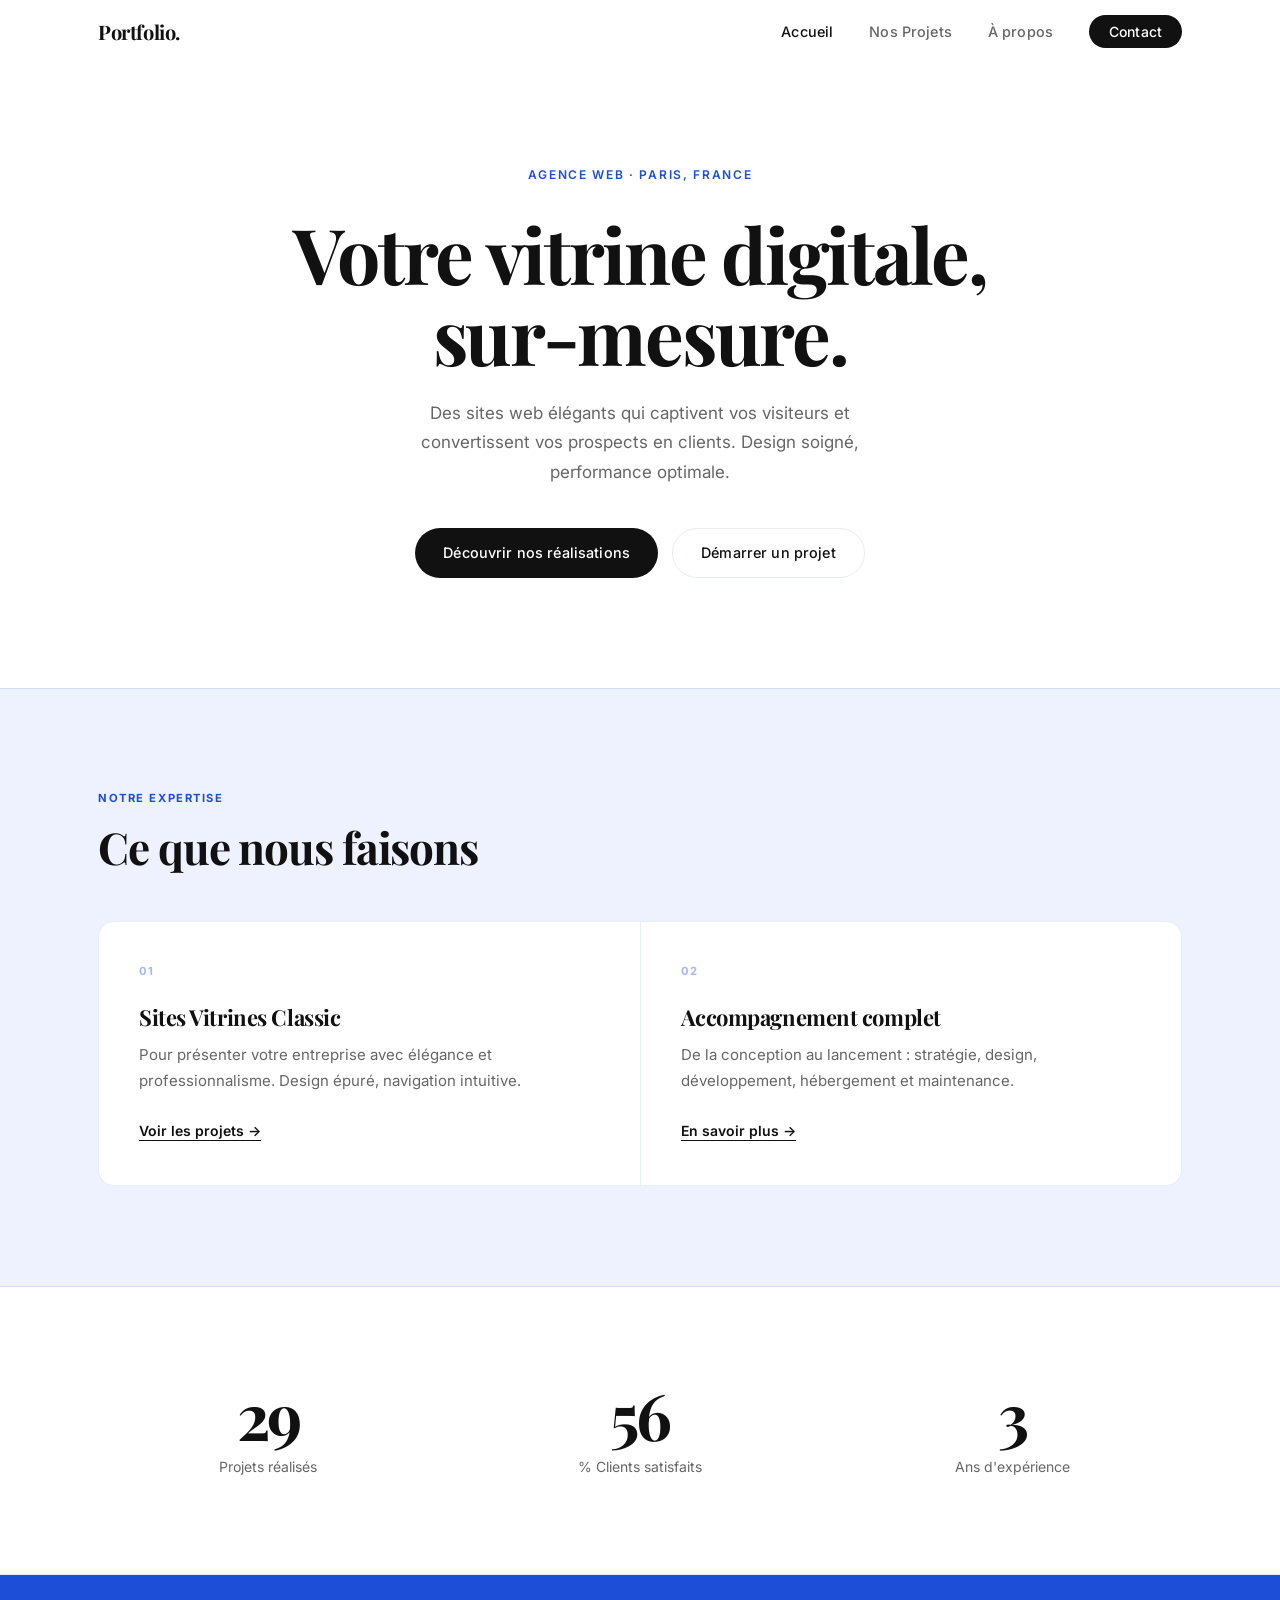
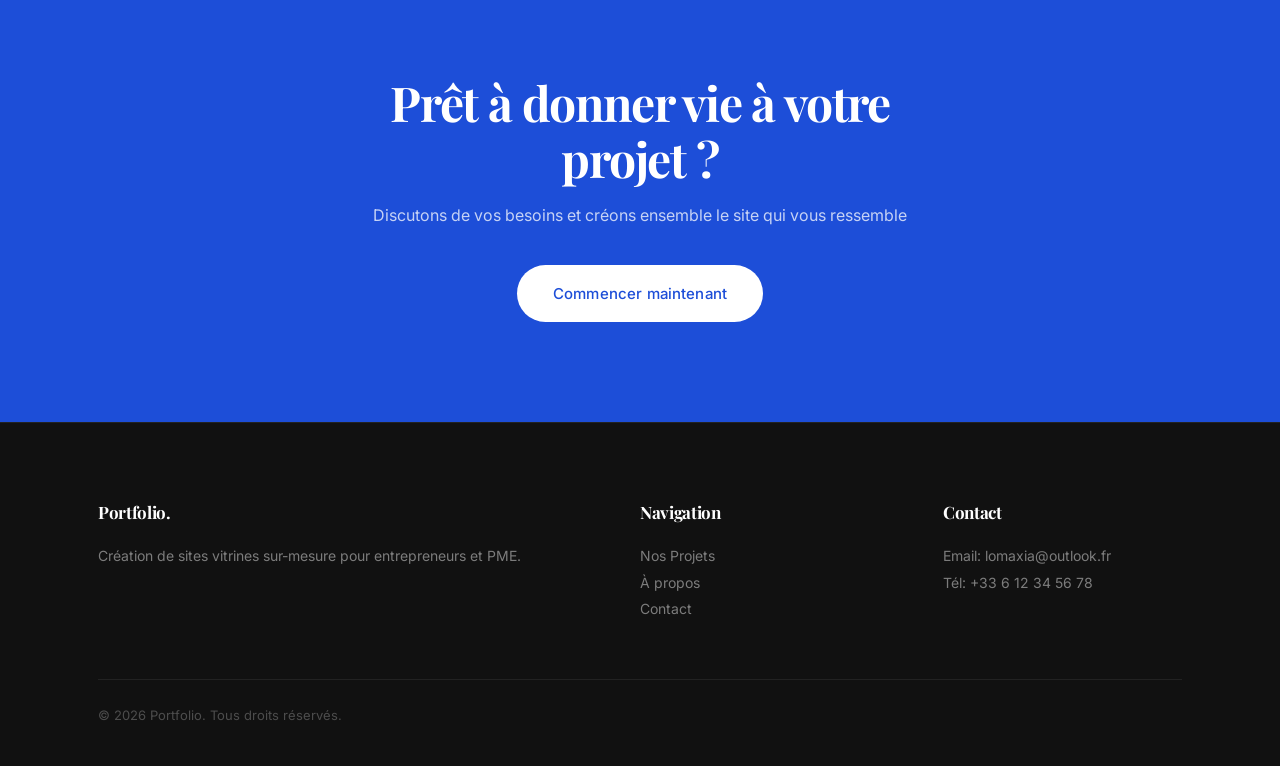
<file: index.html>
<!DOCTYPE html>
<html lang="fr">
<head>
    <meta charset="UTF-8">
    <meta name="viewport" content="width=device-width, initial-scale=1.0">
    <title>Portfolio - Création de Sites Vitrines</title>
    <link rel="stylesheet" href="style.css">
    <link rel="preconnect" href="https://fonts.googleapis.com">
    <link rel="preconnect" href="https://fonts.gstatic.com" crossorigin>
    <link href="https://fonts.googleapis.com/css2?family=Inter:wght@400;500;600&family=Playfair+Display:wght@400;700&display=swap" rel="stylesheet">
</head>
<body>
    <nav class="navbar">
        <div class="container">
            <a href="index.html" class="logo">Portfolio.</a>
            <ul class="nav-links">
                <li><a href="index.html" class="nav-link active">Accueil</a></li>
                <li><a href="projects1.html" class="nav-link">Nos Projets</a></li>
                <li><a href="about.html" class="nav-link">À propos</a></li>
                <li><a href="contact.html" class="nav-link nav-link-cta">Contact</a></li>
            </ul>
        </div>
    </nav>

    <section class="hero">
        <div class="container">
            <p class="hero-label">Agence Web · Paris, France</p>
            <h1 class="hero-title">
                Votre vitrine digitale,<br>sur-mesure.
            </h1>
            <p class="hero-description">
                Des sites web élégants qui captivent vos visiteurs et convertissent vos prospects en clients. Design soigné, performance optimale.
            </p>
            <div class="hero-cta">
                <a href="projects1.html" class="btn btn-primary">Découvrir nos réalisations</a>
                <a href="contact.html" class="btn btn-outline">Démarrer un projet</a>
            </div>
        </div>
    </section>

    <section class="services">
        <div class="container">
            <div class="services-header reveal">
                <span class="section-label">Notre expertise</span>
                <h2 class="section-title">Ce que nous faisons</h2>
            </div>
            <div class="services-grid">
                <div class="service-card reveal">
                    <span class="service-number">01</span>
                    <h3>Sites Vitrines Classic</h3>
                    <p>Pour présenter votre entreprise avec élégance et professionnalisme. Design épuré, navigation intuitive.</p>
                    <a href="projects1.html" class="service-link">Voir les projets →</a>
                </div>
                <div class="service-card reveal">
                    <span class="service-number">02</span>
                    <h3>Accompagnement complet</h3>
                    <p>De la conception au lancement : stratégie, design, développement, hébergement et maintenance.</p>
                    <a href="about.html" class="service-link">En savoir plus →</a>
                </div>
            </div>
        </div>
    </section>

    <section class="stats">
        <div class="container">
            <div class="stats-grid">
                <div class="stat-item reveal">
                    <div class="stat-number" data-count="50">0</div>
                    <div class="stat-label">Projets réalisés</div>
                </div>
                <div class="stat-item reveal">
                    <div class="stat-number" data-count="98">0</div>
                    <div class="stat-label">% Clients satisfaits</div>
                </div>
                <div class="stat-item reveal">
                    <div class="stat-number" data-count="5">0</div>
                    <div class="stat-label">Ans d'expérience</div>
                </div>
            </div>
        </div>
    </section>

    <section class="cta-section">
        <div class="container">
            <div class="cta-content reveal">
                <h2>Prêt à donner vie à votre projet ?</h2>
                <p>Discutons de vos besoins et créons ensemble le site qui vous ressemble</p>
                <a href="contact.html" class="btn btn-primary btn-large">Commencer maintenant</a>
            </div>
        </div>
    </section>

    <footer class="footer">
        <div class="container">
            <div class="footer-content">
                <div class="footer-col">
                    <h4>Portfolio.</h4>
                    <p>Création de sites vitrines sur-mesure pour entrepreneurs et PME.</p>
                </div>
                <div class="footer-col">
                    <h4>Navigation</h4>
                    <ul>
                        <li><a href="projects1.html">Nos Projets</a></li>
                        <li><a href="about.html">À propos</a></li>
                        <li><a href="contact.html">Contact</a></li>
                    </ul>
                </div>
                <div class="footer-col">
                    <h4>Contact</h4>
                    <p>Email: lomaxia@outlook.fr</p>
                    <p>Tél: +33 6 12 34 56 78</p>
                </div>
            </div>
            <div class="footer-bottom">
                <p>&copy; 2026 Portfolio. Tous droits réservés.</p>
            </div>
        </div>
    </footer>

    <script src="main.js"></script>
</body>
</html>
</file>
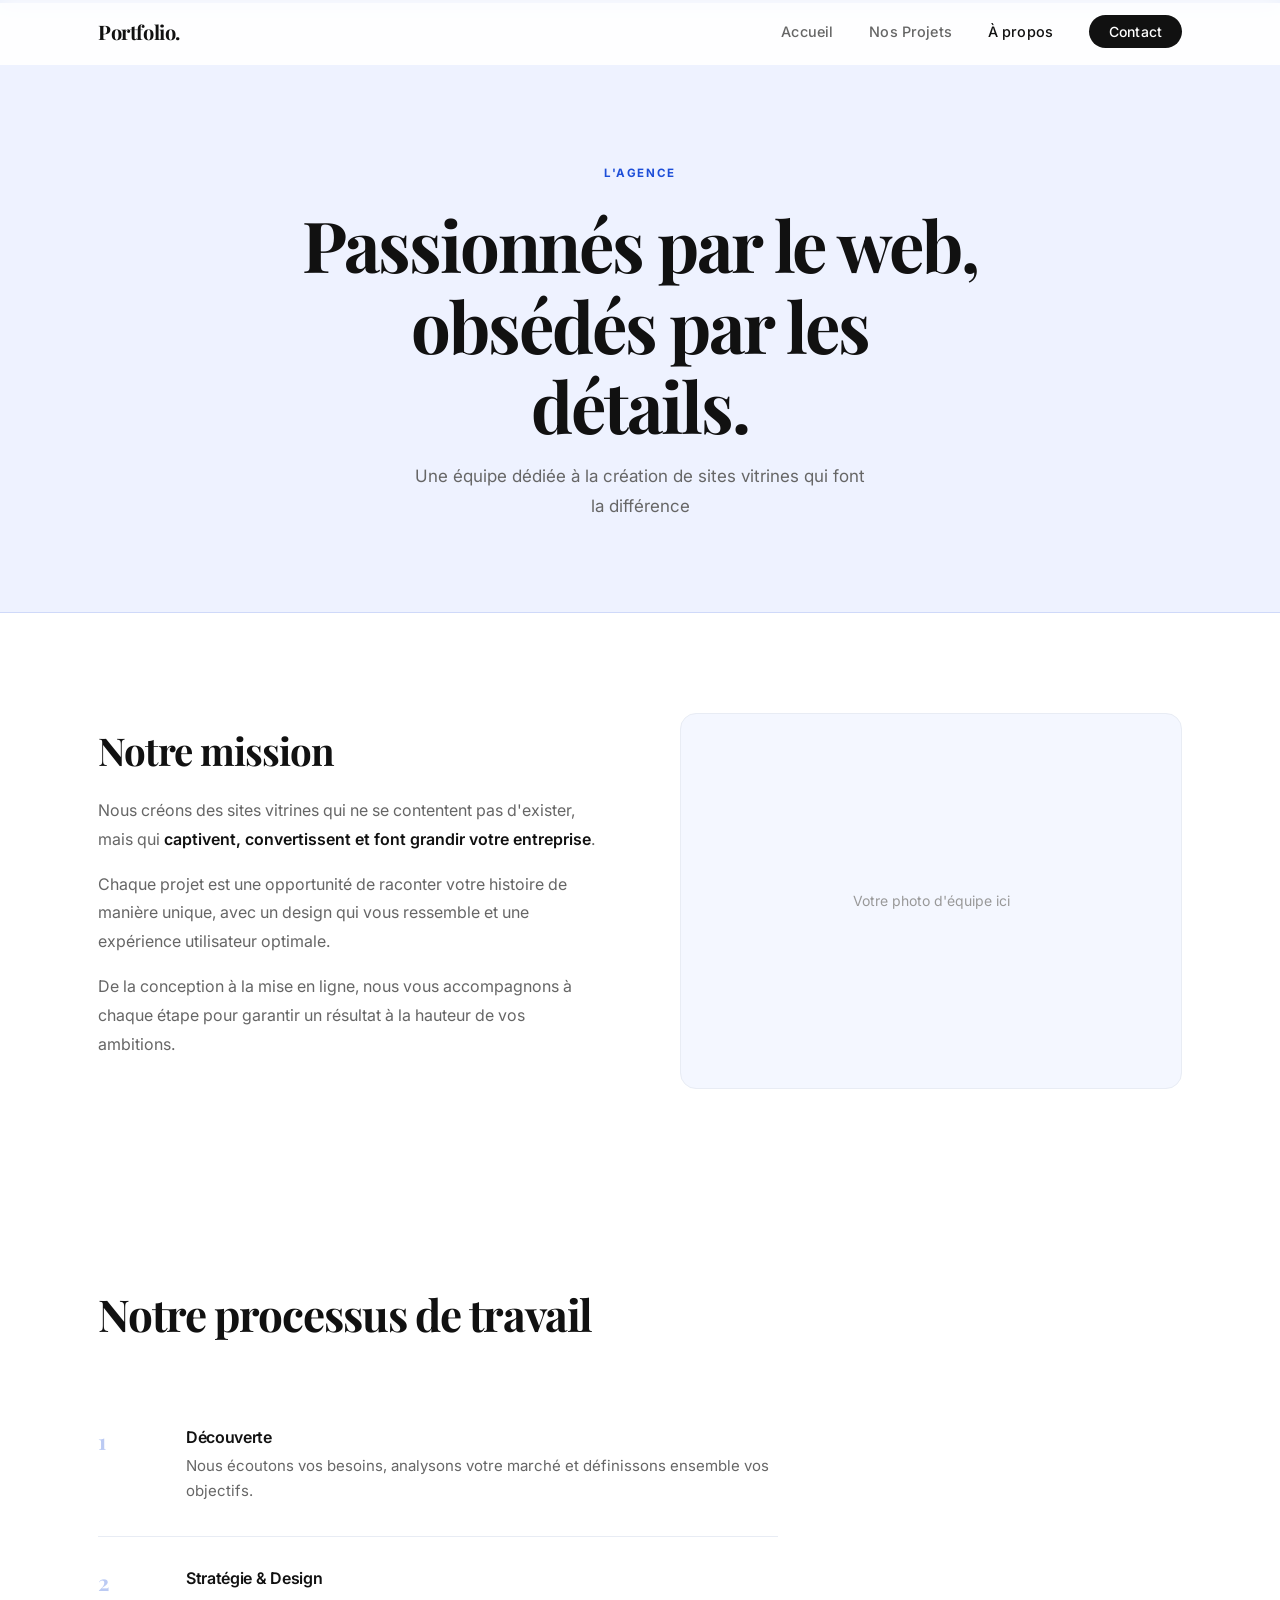
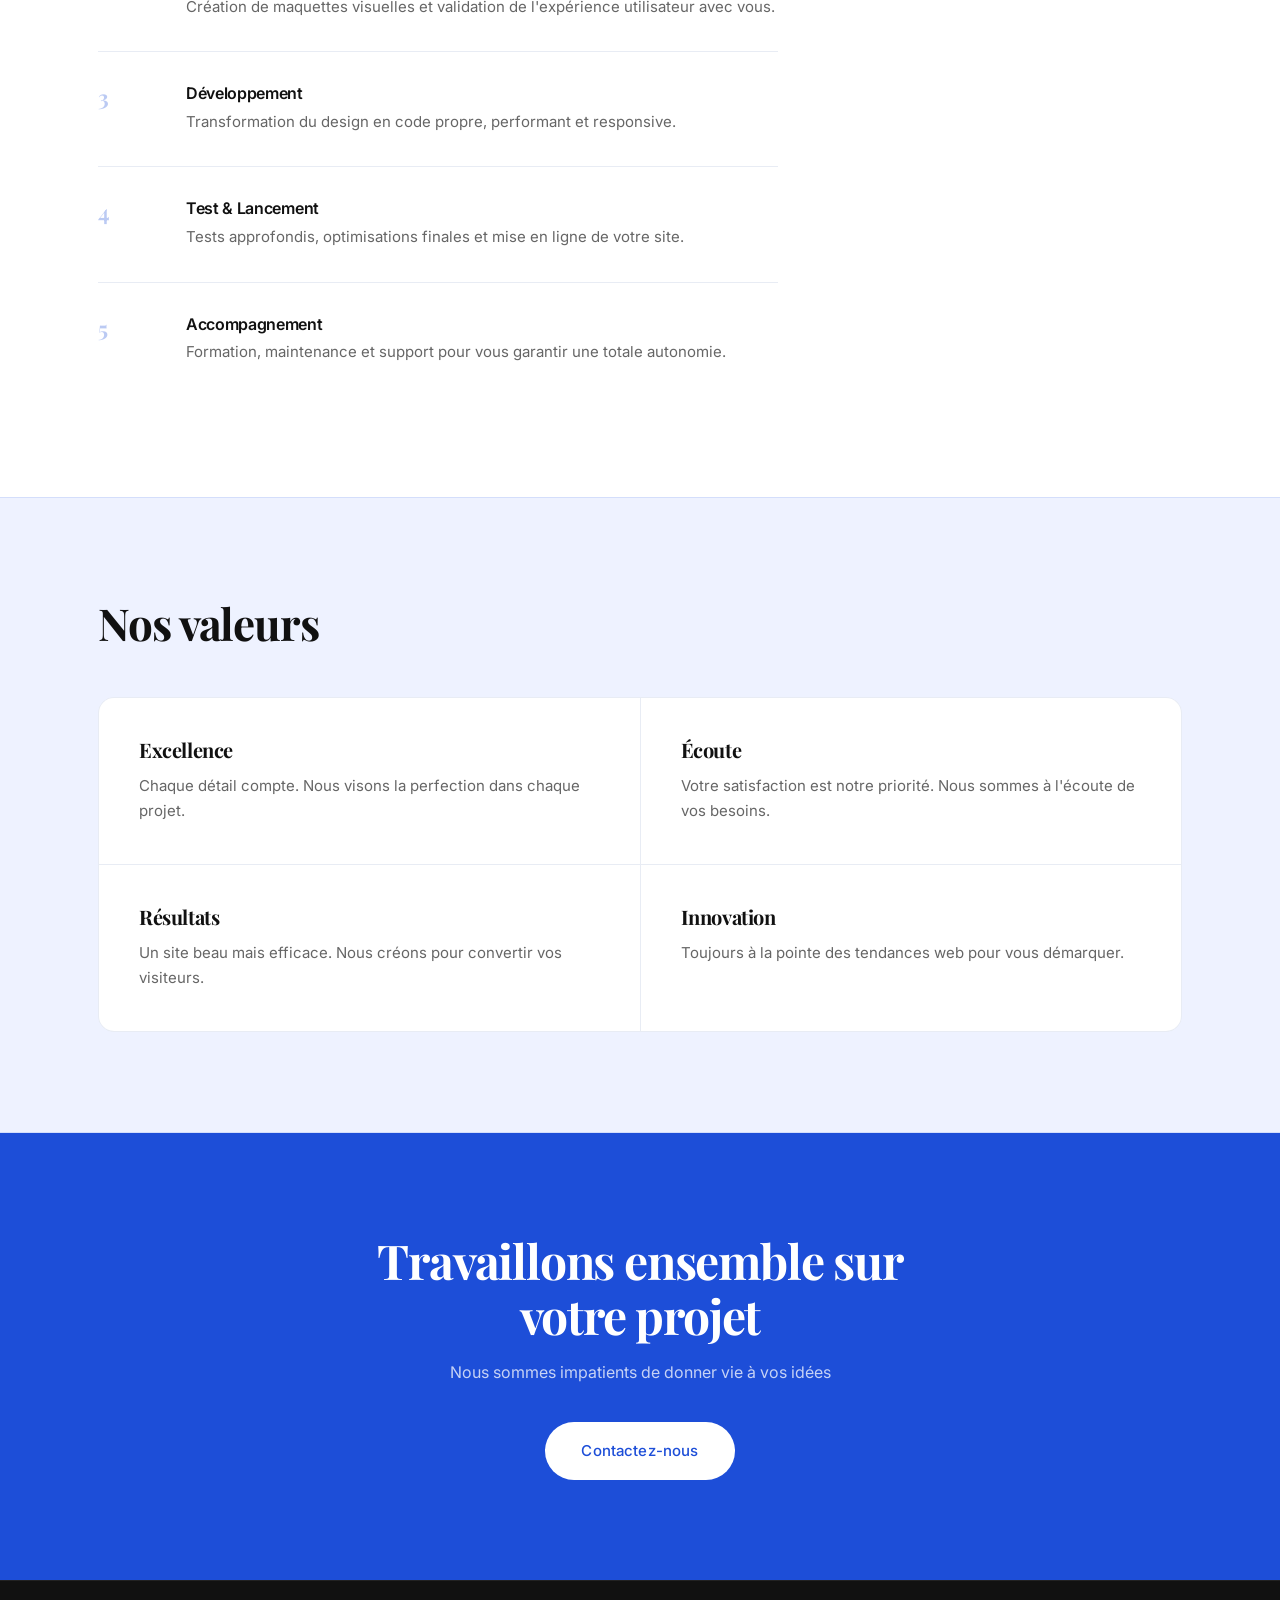
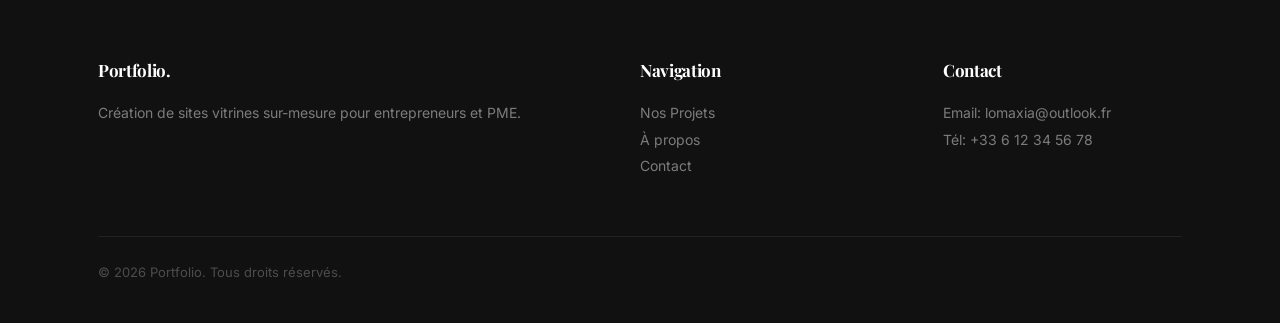
<file: about.html>
<!DOCTYPE html>
<html lang="fr">
<head>
    <meta charset="UTF-8">
    <meta name="viewport" content="width=device-width, initial-scale=1.0">
    <title>À propos - Portfolio</title>
    <link rel="stylesheet" href="style.css">
    <link rel="preconnect" href="https://fonts.googleapis.com">
    <link rel="preconnect" href="https://fonts.gstatic.com" crossorigin>
    <link href="https://fonts.googleapis.com/css2?family=Inter:wght@400;500;600&family=Playfair+Display:wght@400;700&display=swap" rel="stylesheet">
</head>
<body>
    <nav class="navbar">
        <div class="container">
            <a href="index.html" class="logo">Portfolio.</a>
            <ul class="nav-links">
                <li><a href="index.html" class="nav-link">Accueil</a></li>
                <li><a href="projects1.html" class="nav-link">Nos Projets</a></li>
                <li><a href="about.html" class="nav-link active">À propos</a></li>
                <li><a href="contact.html" class="nav-link nav-link-cta">Contact</a></li>
            </ul>
        </div>
    </nav>

    <section class="page-header">
        <div class="container">
            <span class="page-label">L'agence</span>
            <h1 class="page-title">Passionnés par le web, obsédés par les détails.</h1>
            <p class="page-subtitle">Une équipe dédiée à la création de sites vitrines qui font la différence</p>
        </div>
    </section>

    <section class="about-intro">
        <div class="container">
            <div class="about-grid">
                <div class="about-text reveal">
                    <h2>Notre mission</h2>
                    <p>
                        Nous créons des sites vitrines qui ne se contentent pas d'exister, mais qui
                        <strong>captivent, convertissent et font grandir votre entreprise</strong>.
                    </p>
                    <p>
                        Chaque projet est une opportunité de raconter votre histoire de manière unique,
                        avec un design qui vous ressemble et une expérience utilisateur optimale.
                    </p>
                    <p>
                        De la conception à la mise en ligne, nous vous accompagnons à chaque étape
                        pour garantir un résultat à la hauteur de vos ambitions.
                    </p>
                </div>
                <div class="about-visual reveal">
                    <div class="about-image-placeholder">
                        <p>Votre photo d'équipe ici</p>
                    </div>
                </div>
            </div>
        </div>
    </section>

    <section class="process-section">
        <div class="container">
            <h2 class="section-title reveal">Notre processus de travail</h2>
            <div class="process-timeline">
                <div class="process-step reveal">
                    <div class="step-number">1</div>
                    <div class="step-content">
                        <h3>Découverte</h3>
                        <p>Nous écoutons vos besoins, analysons votre marché et définissons ensemble vos objectifs.</p>
                    </div>
                </div>

                <div class="process-step reveal">
                    <div class="step-number">2</div>
                    <div class="step-content">
                        <h3>Stratégie & Design</h3>
                        <p>Création de maquettes visuelles et validation de l'expérience utilisateur avec vous.</p>
                    </div>
                </div>

                <div class="process-step reveal">
                    <div class="step-number">3</div>
                    <div class="step-content">
                        <h3>Développement</h3>
                        <p>Transformation du design en code propre, performant et responsive.</p>
                    </div>
                </div>

                <div class="process-step reveal">
                    <div class="step-number">4</div>
                    <div class="step-content">
                        <h3>Test & Lancement</h3>
                        <p>Tests approfondis, optimisations finales et mise en ligne de votre site.</p>
                    </div>
                </div>

                <div class="process-step reveal">
                    <div class="step-number">5</div>
                    <div class="step-content">
                        <h3>Accompagnement</h3>
                        <p>Formation, maintenance et support pour vous garantir une totale autonomie.</p>
                    </div>
                </div>
            </div>
        </div>
    </section>

    <section class="values-section">
        <div class="container">
            <h2 class="section-title reveal">Nos valeurs</h2>
            <div class="values-grid">
                <div class="value-card reveal">
                    <h3>Excellence</h3>
                    <p>Chaque détail compte. Nous visons la perfection dans chaque projet.</p>
                </div>
                <div class="value-card reveal">
                    <h3>Écoute</h3>
                    <p>Votre satisfaction est notre priorité. Nous sommes à l'écoute de vos besoins.</p>
                </div>
                <div class="value-card reveal">
                    <h3>Résultats</h3>
                    <p>Un site beau mais efficace. Nous créons pour convertir vos visiteurs.</p>
                </div>
                <div class="value-card reveal">
                    <h3>Innovation</h3>
                    <p>Toujours à la pointe des tendances web pour vous démarquer.</p>
                </div>
            </div>
        </div>
    </section>

    <section class="cta-section">
        <div class="container">
            <div class="cta-content reveal">
                <h2>Travaillons ensemble sur votre projet</h2>
                <p>Nous sommes impatients de donner vie à vos idées</p>
                <a href="contact.html" class="btn btn-primary btn-large">Contactez-nous</a>
            </div>
        </div>
    </section>

    <footer class="footer">
        <div class="container">
            <div class="footer-content">
                <div class="footer-col">
                    <h4>Portfolio.</h4>
                    <p>Création de sites vitrines sur-mesure pour entrepreneurs et PME.</p>
                </div>
                <div class="footer-col">
                    <h4>Navigation</h4>
                    <ul>
                        <li><a href="projects1.html">Nos Projets</a></li>
                        <li><a href="about.html">À propos</a></li>
                        <li><a href="contact.html">Contact</a></li>
                    </ul>
                </div>
                <div class="footer-col">
                    <h4>Contact</h4>
                    <p>Email: lomaxia@outlook.fr</p>
                    <p>Tél: +33 6 12 34 56 78</p>
                </div>
            </div>
            <div class="footer-bottom">
                <p>&copy; 2026 Portfolio. Tous droits réservés.</p>
            </div>
        </div>
    </footer>

    <script src="main.js"></script>
</body>
</html>
</file>
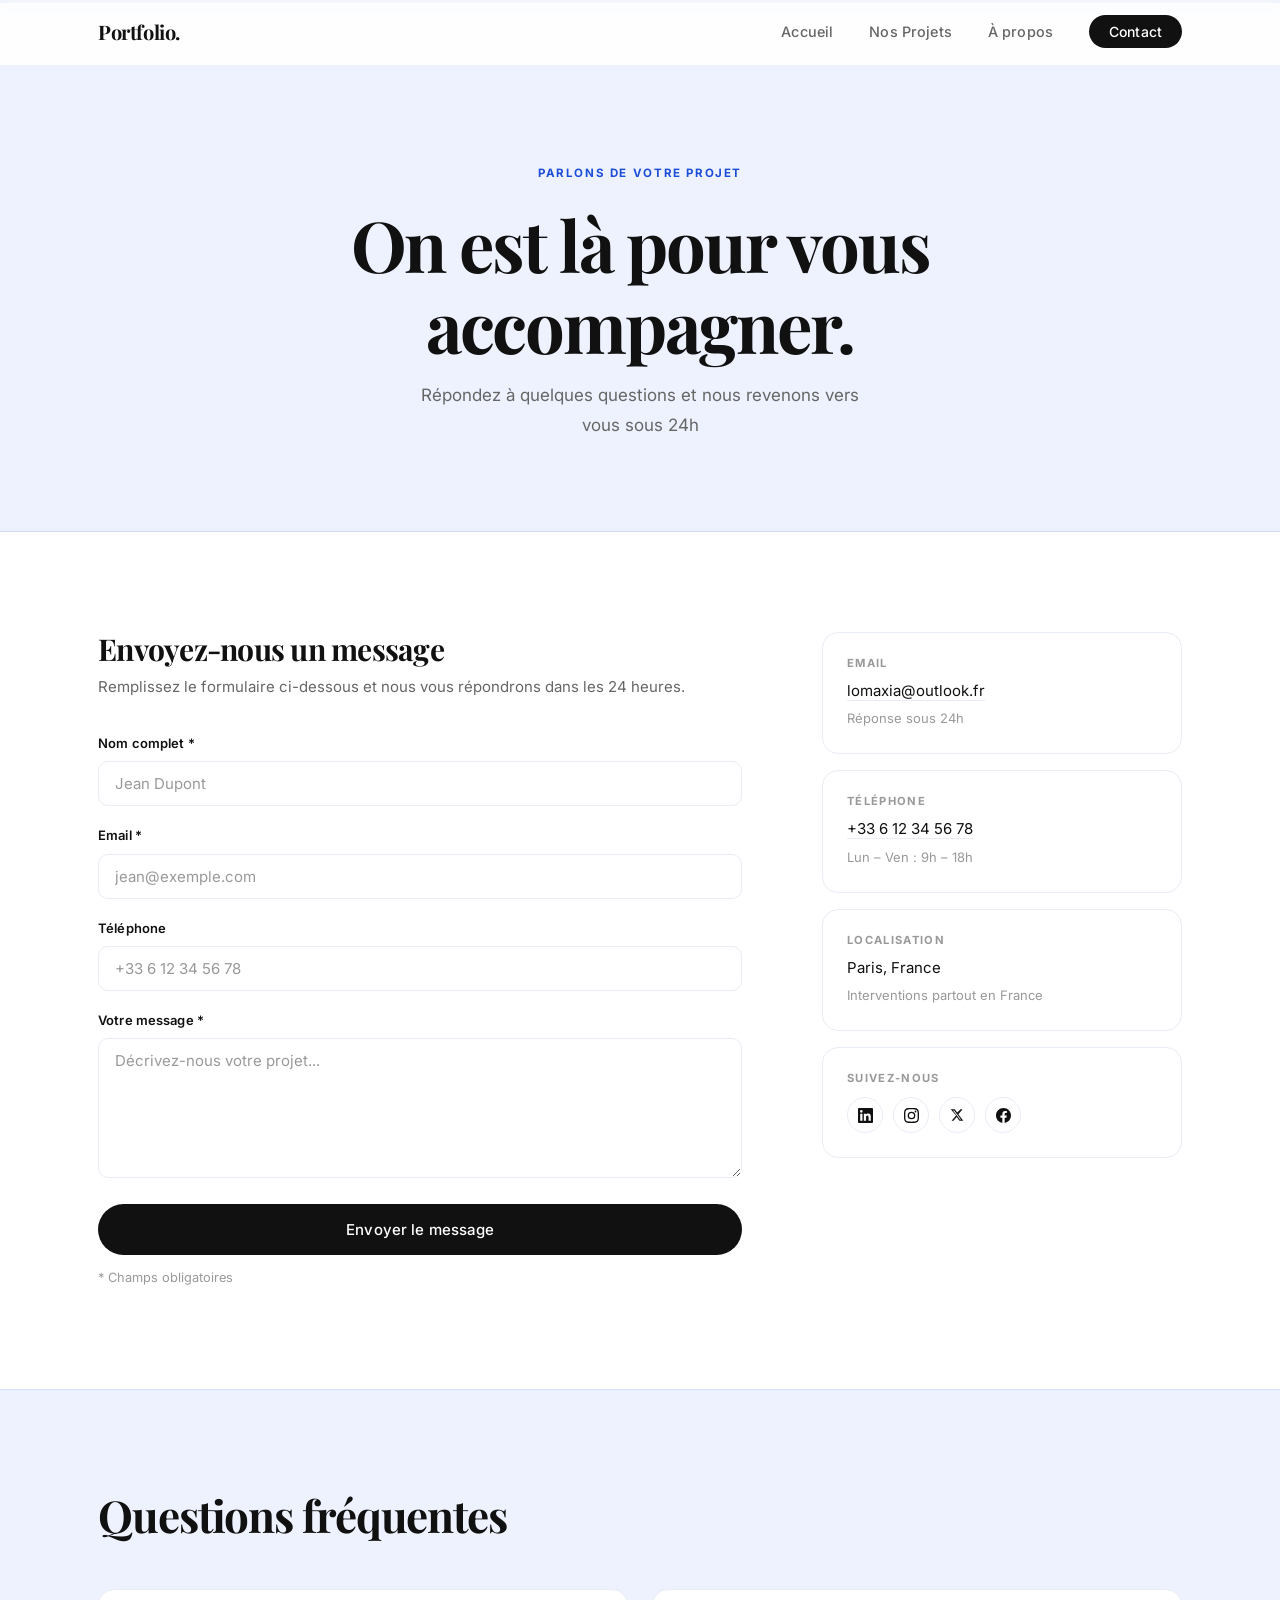
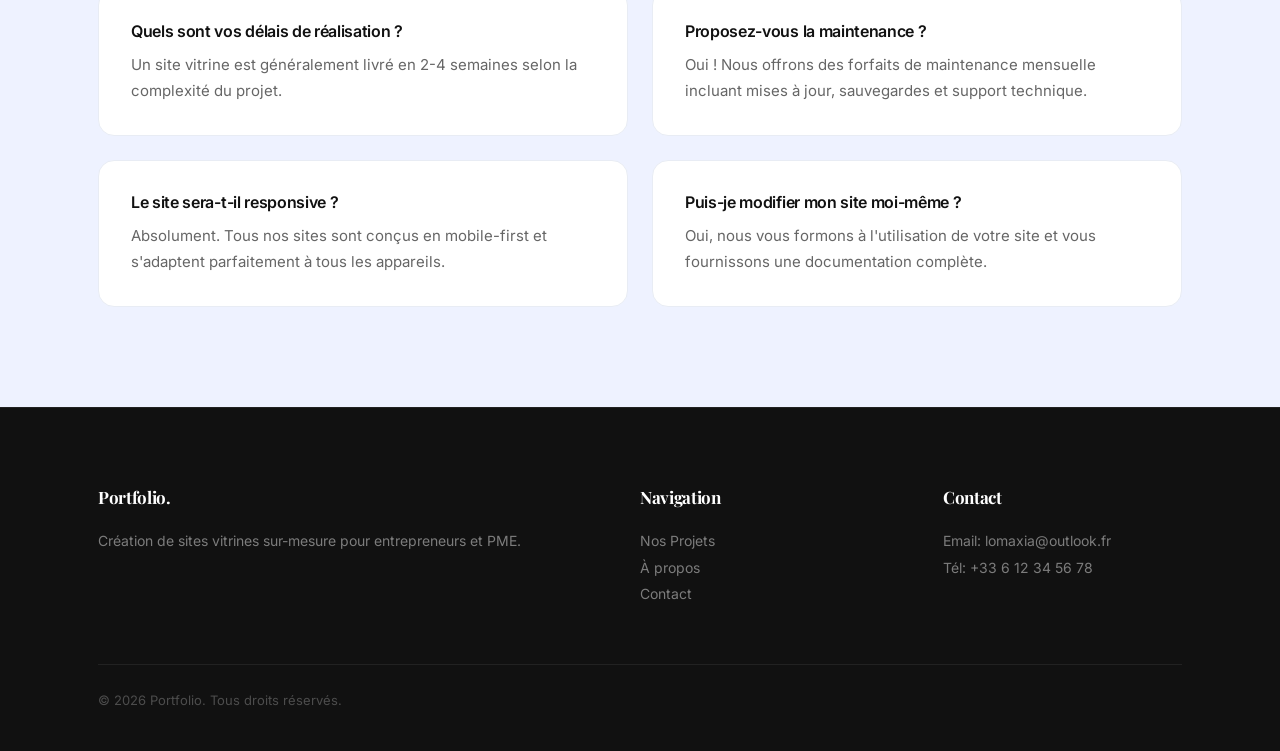
<file: contact.html>
<!DOCTYPE html>
<html lang="fr">
<head>
    <meta charset="UTF-8">
    <meta name="viewport" content="width=device-width, initial-scale=1.0">
    <title>Contact - Portfolio</title>
    <link rel="stylesheet" href="style.css">
    <link rel="preconnect" href="https://fonts.googleapis.com">
    <link rel="preconnect" href="https://fonts.gstatic.com" crossorigin>
    <link href="https://fonts.googleapis.com/css2?family=Inter:wght@400;500;600&family=Playfair+Display:wght@400;700&display=swap" rel="stylesheet">
</head>
<body>
    <nav class="navbar">
        <div class="container">
            <a href="index.html" class="logo">Portfolio.</a>
            <ul class="nav-links">
                <li><a href="index.html" class="nav-link">Accueil</a></li>
                <li><a href="projects1.html" class="nav-link">Nos Projets</a></li>
                <li><a href="about.html" class="nav-link">À propos</a></li>
                <li><a href="contact.html" class="nav-link nav-link-cta active">Contact</a></li>
            </ul>
        </div>
    </nav>

    <section class="page-header">
        <div class="container">
            <span class="page-label">Parlons de votre projet</span>
            <h1 class="page-title">On est là pour vous accompagner.</h1>
            <p class="page-subtitle">Répondez à quelques questions et nous revenons vers vous sous 24h</p>
        </div>
    </section>

    <section class="contact-section">
        <div class="container">
            <div class="contact-grid">
                <div class="contact-form-wrapper reveal">
                    <h2>Envoyez-nous un message</h2>
                    <p class="form-intro">Remplissez le formulaire ci-dessous et nous vous répondrons dans les 24 heures.</p>

                    <form class="contact-form" id="contactForm" action="https://formsubmit.co/lomaxia@outlook.fr" method="POST">
                        <input type="hidden" name="_subject" value="Nouveau message depuis Portfolio">
                        <input type="hidden" name="_captcha" value="false">
                        <input type="hidden" name="_next" value="">
                        <input type="text" name="_honey" style="display:none">

                        <div class="form-group">
                            <label for="name">Nom complet *</label>
                            <input type="text" id="name" name="name" required placeholder="Jean Dupont">
                        </div>

                        <div class="form-group">
                            <label for="email">Email *</label>
                            <input type="email" id="email" name="email" required placeholder="jean@exemple.com">
                        </div>

                        <div class="form-group">
                            <label for="phone">Téléphone</label>
                            <input type="tel" id="phone" name="phone" placeholder="+33 6 12 34 56 78">
                        </div>

                        <div class="form-group">
                            <label for="message">Votre message *</label>
                            <textarea id="message" name="message" rows="6" required placeholder="Décrivez-nous votre projet..."></textarea>
                        </div>

                        <button type="submit" class="btn btn-primary btn-large btn-block">
                            Envoyer le message
                        </button>

                        <p class="form-note">* Champs obligatoires</p>
                    </form>

                    <div id="form-success" class="form-message success" style="display: none;">
                        <span class="message-icon">✓</span>
                        Merci ! Votre message a été envoyé avec succès. Nous vous répondrons rapidement.
                    </div>

                    <div id="form-error" class="form-message error" style="display: none;">
                        <span class="message-icon">✗</span>
                        Une erreur s'est produite. Veuillez réessayer ou nous contacter directement.
                    </div>
                </div>

                <div class="contact-info reveal">
                    <div class="info-card">
                        <h3>Email</h3>
                        <p><a href="mailto:lomaxia@outlook.fr">lomaxia@outlook.fr</a></p>
                        <p class="info-detail">Réponse sous 24h</p>
                    </div>

                    <div class="info-card">
                        <h3>Téléphone</h3>
                        <p><a href="tel:+33612345678">+33 6 12 34 56 78</a></p>
                        <p class="info-detail">Lun – Ven : 9h – 18h</p>
                    </div>

                    <div class="info-card">
                        <h3>Localisation</h3>
                        <p>Paris, France</p>
                        <p class="info-detail">Interventions partout en France</p>
                    </div>

                    <div class="info-card social-card">
                        <h3>Suivez-nous</h3>
                        <div class="social-links">
                            <a href="#" class="social-link" title="LinkedIn">
                                <svg viewBox="0 0 24 24" fill="currentColor" width="15" height="15"><path d="M20.447 20.452h-3.554v-5.569c0-1.328-.027-3.037-1.852-3.037-1.853 0-2.136 1.445-2.136 2.939v5.667H9.351V9h3.414v1.561h.046c.477-.9 1.637-1.85 3.37-1.85 3.601 0 4.267 2.37 4.267 5.455v6.286zM5.337 7.433a2.062 2.062 0 01-2.063-2.065 2.064 2.064 0 112.063 2.065zm1.782 13.019H3.555V9h3.564v11.452zM22.225 0H1.771C.792 0 0 .774 0 1.729v20.542C0 23.227.792 24 1.771 24h20.451C23.2 24 24 23.227 24 22.271V1.729C24 .774 23.2 0 22.222 0h.003z"/></svg>
                            </a>
                            <a href="#" class="social-link" title="Instagram">
                                <svg viewBox="0 0 24 24" fill="currentColor" width="15" height="15"><path d="M12 2.163c3.204 0 3.584.012 4.85.07 3.252.148 4.771 1.691 4.919 4.919.058 1.265.069 1.645.069 4.849 0 3.205-.012 3.584-.069 4.849-.149 3.225-1.664 4.771-4.919 4.919-1.266.058-1.644.07-4.85.07-3.204 0-3.584-.012-4.849-.07-3.26-.149-4.771-1.699-4.919-4.92-.058-1.265-.07-1.644-.07-4.849 0-3.204.013-3.583.07-4.849.149-3.227 1.664-4.771 4.919-4.919 1.266-.057 1.645-.069 4.849-.069zM12 0C8.741 0 8.333.014 7.053.072 2.695.272.273 2.69.073 7.052.014 8.333 0 8.741 0 12c0 3.259.014 3.668.072 4.948.2 4.358 2.618 6.78 6.98 6.98C8.333 23.986 8.741 24 12 24c3.259 0 3.668-.014 4.948-.072 4.354-.2 6.782-2.618 6.979-6.98.059-1.28.073-1.689.073-4.948 0-3.259-.014-3.667-.072-4.947-.196-4.354-2.617-6.78-6.979-6.98C15.668.014 15.259 0 12 0zm0 5.838a6.162 6.162 0 100 12.324 6.162 6.162 0 000-12.324zM12 16a4 4 0 110-8 4 4 0 010 8zm6.406-11.845a1.44 1.44 0 100 2.881 1.44 1.44 0 000-2.881z"/></svg>
                            </a>
                            <a href="#" class="social-link" title="X / Twitter">
                                <svg viewBox="0 0 24 24" fill="currentColor" width="14" height="14"><path d="M18.244 2.25h3.308l-7.227 8.26 8.502 11.24H16.17l-4.714-6.231-5.401 6.231H2.748l7.73-8.835L1.254 2.25H8.08l4.263 5.633 5.901-5.633zm-1.161 17.52h1.833L7.084 4.126H5.117z"/></svg>
                            </a>
                            <a href="#" class="social-link" title="Facebook">
                                <svg viewBox="0 0 24 24" fill="currentColor" width="15" height="15"><path d="M24 12.073c0-6.627-5.373-12-12-12s-12 5.373-12 12c0 5.99 4.388 10.954 10.125 11.854v-8.385H7.078v-3.47h3.047V9.43c0-3.007 1.792-4.669 4.533-4.669 1.312 0 2.686.235 2.686.235v2.953H15.83c-1.491 0-1.956.925-1.956 1.874v2.25h3.328l-.532 3.47h-2.796v8.385C19.612 23.027 24 18.062 24 12.073z"/></svg>
                            </a>
                        </div>
                    </div>

                </div>
            </div>
        </div>
    </section>

    <section class="faq-section">
        <div class="container">
            <h2 class="section-title reveal">Questions fréquentes</h2>
            <div class="faq-grid">
                <div class="faq-item reveal">
                    <h3>Quels sont vos délais de réalisation ?</h3>
                    <p>Un site vitrine est généralement livré en 2-4 semaines selon la complexité du projet.</p>
                </div>
                <div class="faq-item reveal">
                    <h3>Proposez-vous la maintenance ?</h3>
                    <p>Oui ! Nous offrons des forfaits de maintenance mensuelle incluant mises à jour, sauvegardes et support technique.</p>
                </div>
                <div class="faq-item reveal">
                    <h3>Le site sera-t-il responsive ?</h3>
                    <p>Absolument. Tous nos sites sont conçus en mobile-first et s'adaptent parfaitement à tous les appareils.</p>
                </div>
                <div class="faq-item reveal">
                    <h3>Puis-je modifier mon site moi-même ?</h3>
                    <p>Oui, nous vous formons à l'utilisation de votre site et vous fournissons une documentation complète.</p>
                </div>
            </div>
        </div>
    </section>

    <footer class="footer">
        <div class="container">
            <div class="footer-content">
                <div class="footer-col">
                    <h4>Portfolio.</h4>
                    <p>Création de sites vitrines sur-mesure pour entrepreneurs et PME.</p>
                </div>
                <div class="footer-col">
                    <h4>Navigation</h4>
                    <ul>
                        <li><a href="projects1.html">Nos Projets</a></li>
                        <li><a href="about.html">À propos</a></li>
                        <li><a href="contact.html">Contact</a></li>
                    </ul>
                </div>
                <div class="footer-col">
                    <h4>Contact</h4>
                    <p>Email: lomaxia@outlook.fr</p>
                    <p>Tél: +33 6 12 34 56 78</p>
                </div>
            </div>
            <div class="footer-bottom">
                <p>&copy; 2026 Portfolio. Tous droits réservés.</p>
            </div>
        </div>
    </footer>

    <script src="main.js"></script>
    <script>
        const contactForm = document.getElementById('contactForm');
        const successMessage = document.getElementById('form-success');

        const currentUrl = window.location.href.split('?')[0];
        contactForm.querySelector('[name="_next"]').value = currentUrl + '?sent=1';

        if (window.location.search.includes('sent=1')) {
            successMessage.style.display = 'flex';
            contactForm.style.display = 'none';
            successMessage.scrollIntoView({ behavior: 'smooth', block: 'nearest' });
        }

        contactForm.addEventListener('submit', function() {
            const btn = contactForm.querySelector('button[type="submit"]');
            btn.textContent = 'Envoi en cours...';
            btn.disabled = true;
        });
    </script>
</body>
</html>
</file>
<file: style.css>
/* ===== VARIABLES ===== */
:root {
    --white: #FFFFFF;
    --off-white: #F4F7FF;
    --accent-light: #EEF2FF;
    --black: #111111;
    --gray-dark: #333333;
    --gray-mid: #666666;
    --gray-light: #999999;
    --border: #E8ECF4;
    --accent: #1D4ED8;
    --accent-hover: #1E40AF;

    --font-serif: 'Playfair Display', Georgia, serif;
    --font-sans: 'Inter', 'Work Sans', system-ui, sans-serif;

    --section-py: 100px;
    --radius: 10px;
    --radius-lg: 16px;

    --shadow-sm: 0 1px 4px rgba(0,0,0,0.06);
    --shadow: 0 4px 20px rgba(0,0,0,0.08);
    --shadow-lg: 0 12px 40px rgba(0,0,0,0.1);

    --transition: 0.22s ease;
}

/* ===== RESET & BASE ===== */
*, *::before, *::after {
    margin: 0;
    padding: 0;
    box-sizing: border-box;
}

html {
    scroll-behavior: smooth;
    font-size: 16px;
}

body {
    font-family: var(--font-sans);
    background: var(--white);
    color: var(--black);
    line-height: 1.7;
    overflow-x: hidden;
    -webkit-font-smoothing: antialiased;
    -moz-osx-font-smoothing: grayscale;
}

/* ===== TYPOGRAPHY ===== */
h1, h2, h3, h4 {
    font-family: var(--font-serif);
    font-weight: 700;
    line-height: 1.15;
    letter-spacing: -0.02em;
}

a { text-decoration: none; color: inherit; }

img { display: block; max-width: 100%; }

/* ===== CONTAINER ===== */
.container {
    max-width: 1140px;
    margin: 0 auto;
    padding: 0 28px;
}

/* ===== SCROLL REVEAL ===== */
.reveal {
    opacity: 0;
    transform: translateY(18px);
    transition: opacity 0.55s ease, transform 0.55s ease;
}

.reveal.visible {
    opacity: 1;
    transform: translateY(0);
}

/* ===== NAVBAR ===== */
.navbar {
    position: fixed;
    top: 0;
    width: 100%;
    z-index: 100;
    background: rgba(255, 255, 255, 0.92);
    backdrop-filter: blur(10px);
    -webkit-backdrop-filter: blur(10px);
    border-bottom: 1px solid transparent;
    transition: border-color var(--transition);
}

.navbar.scrolled {
    border-bottom-color: var(--border);
}

.navbar .container {
    display: flex;
    align-items: center;
    justify-content: space-between;
    height: 64px;
}

.logo {
    font-family: var(--font-serif);
    font-size: 1.25rem;
    font-weight: 700;
    color: var(--black);
    letter-spacing: -0.02em;
}

.nav-links {
    display: flex;
    list-style: none;
    align-items: center;
    gap: 2.25rem;
}

.nav-link {
    font-size: 0.9rem;
    font-weight: 500;
    color: var(--gray-mid);
    transition: color var(--transition);
    letter-spacing: 0.01em;
}

.nav-link:hover { color: var(--black); }
.nav-link.active { color: var(--black); }

.nav-link-cta {
    background: var(--black);
    color: var(--white) !important;
    padding: 0.5rem 1.25rem;
    border-radius: 100px;
    font-size: 0.875rem;
    transition: background var(--transition);
}

.nav-link-cta:hover { background: var(--accent); }

/* ===== BUTTONS ===== */
.btn {
    display: inline-flex;
    align-items: center;
    gap: 0.5rem;
    padding: 0.75rem 1.75rem;
    border-radius: 100px;
    font-size: 0.9rem;
    font-weight: 500;
    font-family: var(--font-sans);
    cursor: pointer;
    border: none;
    transition: all var(--transition);
    letter-spacing: 0.01em;
}

.btn-primary {
    background: var(--black);
    color: var(--white);
}

.btn-primary:hover {
    background: var(--accent);
}

.btn-secondary,
.btn-outline {
    background: transparent;
    color: var(--black);
    border: 1.5px solid var(--border);
}

.btn-secondary:hover,
.btn-outline:hover {
    border-color: var(--black);
}

.btn-large {
    padding: 1rem 2.25rem;
    font-size: 0.9375rem;
}

.btn-block {
    width: 100%;
    justify-content: center;
}

/* ===== HERO ===== */
.hero {
    padding: 160px 0 110px;
    text-align: center;
}

.hero-label {
    display: inline-block;
    font-size: 0.75rem;
    font-weight: 600;
    letter-spacing: 0.14em;
    text-transform: uppercase;
    color: var(--accent);
    margin-bottom: 1.75rem;
}

.hero-title {
    font-family: var(--font-serif);
    font-size: clamp(3rem, 6vw, 5.5rem);
    font-weight: 700;
    line-height: 1.05;
    color: var(--black);
    letter-spacing: -0.03em;
    margin-bottom: 1.5rem;
    max-width: 820px;
    margin-left: auto;
    margin-right: auto;
}

.hero-description {
    font-size: 1.0625rem;
    color: var(--gray-mid);
    max-width: 500px;
    margin: 0 auto 2.5rem;
    line-height: 1.75;
}

.hero-cta {
    display: flex;
    gap: 0.875rem;
    justify-content: center;
    flex-wrap: wrap;
}

/* ===== SECTION COMMON ===== */
.section-label {
    display: block;
    font-size: 0.7rem;
    font-weight: 700;
    letter-spacing: 0.14em;
    text-transform: uppercase;
    color: var(--accent);
    margin-bottom: 0.875rem;
}

.section-title {
    font-family: var(--font-serif);
    font-size: clamp(1.875rem, 3.5vw, 2.75rem);
    font-weight: 700;
    color: var(--black);
    letter-spacing: -0.025em;
    line-height: 1.15;
}

.section-subtitle {
    font-size: 1rem;
    color: var(--gray-mid);
    margin-top: 0.75rem;
    max-width: 480px;
    line-height: 1.7;
}

/* ===== SERVICES ===== */
.services {
    padding: var(--section-py) 0;
    background: var(--accent-light);
    border-top: 1px solid rgba(29, 78, 216, 0.12);
    border-bottom: 1px solid rgba(29, 78, 216, 0.12);
}

.services-header {
    margin-bottom: 3rem;
}

.services-grid {
    display: grid;
    grid-template-columns: repeat(2, 1fr);
    gap: 1px;
    background: var(--border);
    border: 1px solid var(--border);
    border-radius: var(--radius-lg);
    overflow: hidden;
}

.service-card {
    background: var(--white);
    padding: 2.5rem;
    transition: background var(--transition);
}

.service-card:hover {
    background: var(--off-white);
}

.service-number {
    display: block;
    font-size: 0.7rem;
    font-weight: 700;
    color: rgba(29, 78, 216, 0.4);
    letter-spacing: 0.12em;
    font-family: var(--font-sans);
    margin-bottom: 1.5rem;
}

.service-card h3 {
    font-family: var(--font-serif);
    font-size: 1.375rem;
    font-weight: 700;
    color: var(--black);
    margin-bottom: 0.75rem;
}

.service-card p {
    font-size: 0.9375rem;
    color: var(--gray-mid);
    line-height: 1.7;
    margin-bottom: 1.5rem;
}

.service-link {
    font-size: 0.875rem;
    font-weight: 600;
    color: var(--black);
    border-bottom: 1.5px solid var(--black);
    padding-bottom: 1px;
    transition: color var(--transition), border-color var(--transition);
}

.service-link:hover {
    color: var(--accent);
    border-color: var(--accent);
}

/* ===== STATS ===== */
.stats {
    padding: 80px 0;
    border-bottom: 1px solid var(--border);
}

.stats-grid {
    display: grid;
    grid-template-columns: repeat(3, 1fr);
    gap: 2rem;
    text-align: center;
}

.stat-item {
    padding: 1rem;
}

.stat-number {
    font-family: var(--font-serif);
    font-size: clamp(3rem, 5vw, 4.5rem);
    font-weight: 700;
    color: var(--black);
    line-height: 1;
    letter-spacing: -0.04em;
    margin-bottom: 0.5rem;
}

.stat-label {
    font-size: 0.875rem;
    color: var(--gray-mid);
}

/* ===== CTA SECTION ===== */
.cta-section {
    padding: var(--section-py) 0;
    background: var(--accent);
}

.cta-content {
    text-align: center;
    max-width: 560px;
    margin: 0 auto;
}

.cta-content h2 {
    font-family: var(--font-serif);
    font-size: clamp(2rem, 4vw, 3rem);
    font-weight: 700;
    color: var(--white);
    letter-spacing: -0.025em;
    margin-bottom: 1rem;
}

.cta-content p {
    color: rgba(255,255,255,0.75);
    font-size: 1rem;
    margin-bottom: 2.25rem;
}

.cta-section .btn-primary {
    background: var(--white);
    color: var(--accent);
}

.cta-section .btn-primary:hover {
    background: var(--accent-light);
}

/* ===== FOOTER ===== */
.footer {
    background: var(--black);
    color: var(--white);
    padding: 80px 0 40px;
    border-top: 1px solid rgba(255,255,255,0.07);
}

.footer-content {
    display: grid;
    grid-template-columns: 2fr 1fr 1fr;
    gap: 4rem;
    margin-bottom: 56px;
}

.footer-col h4 {
    font-family: var(--font-serif);
    font-size: 1.0625rem;
    font-weight: 700;
    color: var(--white);
    margin-bottom: 1.25rem;
}

.footer-col p,
.footer-col li {
    font-size: 0.875rem;
    color: rgba(255,255,255,0.45);
    line-height: 1.9;
}

.footer-col ul { list-style: none; }

.footer-col a {
    color: rgba(255,255,255,0.45);
    transition: color var(--transition);
}

.footer-col a:hover { color: var(--white); }

.footer-bottom {
    border-top: 1px solid rgba(255,255,255,0.07);
    padding-top: 1.5rem;
}

.footer-bottom p {
    font-size: 0.8125rem;
    color: rgba(255,255,255,0.25);
}

/* ===== PAGE HEADER ===== */
.page-header {
    padding: 155px 0 90px;
    background: var(--accent-light);
    border-top: 3px solid var(--accent);
    border-bottom: 1px solid rgba(29, 78, 216, 0.15);
    text-align: center;
}

.page-label {
    display: inline-block;
    font-size: 0.72rem;
    font-weight: 700;
    letter-spacing: 0.14em;
    text-transform: uppercase;
    color: var(--accent);
    margin-bottom: 1.25rem;
}

.page-title {
    font-family: var(--font-serif);
    font-size: clamp(2.75rem, 5.5vw, 4.5rem);
    font-weight: 700;
    color: var(--black);
    letter-spacing: -0.03em;
    margin-bottom: 1rem;
    max-width: 680px;
    margin-left: auto;
    margin-right: auto;
}

.page-subtitle {
    font-size: 1.0625rem;
    color: var(--gray-mid);
    max-width: 460px;
    margin: 0 auto;
    line-height: 1.75;
}

/* ===== PROJECTS PAGE ===== */
.projects-section {
    padding: var(--section-py) 0;
}

.projects-intro {
    font-size: 1rem;
    color: var(--gray-mid);
    margin-bottom: 3rem;
    max-width: 600px;
    line-height: 1.75;
}

.projects-grid {
    display: grid;
    grid-template-columns: repeat(auto-fill, minmax(340px, 1fr));
    gap: 1.5rem;
}

.project-card-link { color: inherit; }

.project-card {
    border: 1px solid var(--border);
    border-radius: var(--radius-lg);
    overflow: hidden;
    background: var(--white);
    transition: transform var(--transition), box-shadow var(--transition);
}

.project-card:hover {
    transform: translateY(-4px);
    box-shadow: var(--shadow-lg);
}

.project-image {
    aspect-ratio: 16 / 10;
    overflow: hidden;
    background: var(--off-white);
}

.project-image img {
    width: 100%;
    height: 100%;
    object-fit: cover;
    transition: transform 0.4s ease;
}

.project-card:hover .project-image img {
    transform: scale(1.04);
}

.placeholder-image {
    width: 100%;
    height: 100%;
    background: var(--off-white);
    display: flex;
    align-items: center;
    justify-content: center;
    color: var(--gray-light);
    font-size: 0.8125rem;
}

.project-info {
    padding: 1.5rem;
}

.project-info h3 {
    font-family: var(--font-serif);
    font-size: 1.25rem;
    color: var(--black);
    margin-bottom: 0.25rem;
}

.project-category {
    font-size: 0.75rem;
    font-weight: 700;
    letter-spacing: 0.1em;
    text-transform: uppercase;
    color: var(--gray-light);
    margin-bottom: 0.75rem;
}

.project-description {
    font-size: 0.875rem;
    color: var(--gray-mid);
    line-height: 1.65;
    margin-bottom: 1rem;
}

.project-tags {
    display: flex;
    gap: 0.5rem;
    flex-wrap: wrap;
}

.tag {
    font-size: 0.7rem;
    font-weight: 600;
    letter-spacing: 0.06em;
    padding: 0.25rem 0.75rem;
    background: var(--accent-light);
    border: 1px solid rgba(29, 78, 216, 0.18);
    border-radius: 100px;
    color: var(--accent);
}

/* ===== ABOUT PAGE ===== */
.about-intro {
    padding: var(--section-py) 0;
}

.about-grid {
    display: grid;
    grid-template-columns: 1fr 1fr;
    gap: 5rem;
    align-items: center;
}

.about-text h2 {
    font-family: var(--font-serif);
    font-size: clamp(1.75rem, 3vw, 2.5rem);
    font-weight: 700;
    color: var(--black);
    letter-spacing: -0.025em;
    margin-bottom: 1.5rem;
}

.about-text p {
    font-size: 1rem;
    color: var(--gray-mid);
    line-height: 1.8;
    margin-bottom: 1rem;
}

.about-text strong {
    color: var(--black);
    font-weight: 600;
}

.about-visual {
    width: 100%;
}

.about-image-placeholder {
    aspect-ratio: 4 / 3;
    background: var(--off-white);
    border: 1px solid var(--border);
    border-radius: var(--radius-lg);
    display: flex;
    flex-direction: column;
    align-items: center;
    justify-content: center;
    color: var(--gray-light);
    font-size: 0.875rem;
    gap: 0.5rem;
}

/* ===== SKILLS ===== */
.skills-section {
    padding: var(--section-py) 0;
    background: var(--white);
    border-top: 1px solid var(--border);
    border-bottom: 1px solid var(--border);
}

.skills-section .section-title {
    margin-bottom: 3rem;
}

.skills-grid {
    display: grid;
    grid-template-columns: repeat(2, 1fr);
    gap: 1.5rem;
}

.skill-item {
    background: var(--white);
    border: 1px solid var(--border);
    border-radius: var(--radius-lg);
    padding: 2rem;
}

.skill-item h3 {
    font-family: var(--font-sans);
    font-size: 0.9375rem;
    font-weight: 600;
    color: var(--black);
    margin-bottom: 1rem;
}

.skill-bar {
    height: 3px;
    background: var(--border);
    border-radius: 2px;
    margin-bottom: 0.875rem;
    overflow: hidden;
}

.skill-progress {
    height: 100%;
    background: var(--accent);
    border-radius: 2px;
    transition: width 0.9s cubic-bezier(0.22, 1, 0.36, 1);
}

.skill-percent { display: none; }

.skill-item p {
    font-size: 0.875rem;
    color: var(--gray-light);
    line-height: 1.65;
}

/* ===== PROCESS ===== */
.process-section {
    padding: var(--section-py) 0;
}

.process-section .section-title {
    margin-bottom: 3.5rem;
}

.process-timeline {
    max-width: 680px;
}

.process-step {
    display: grid;
    grid-template-columns: 56px 1fr;
    gap: 2rem;
    padding: 2rem 0;
    border-bottom: 1px solid var(--border);
    align-items: start;
}

.process-step:last-child {
    border-bottom: none;
}

.step-number {
    font-family: var(--font-serif);
    font-size: 1.375rem;
    font-weight: 700;
    color: rgba(29, 78, 216, 0.3);
    padding-top: 0.125rem;
    line-height: 1;
}

.step-content h3 {
    font-family: var(--font-sans);
    font-size: 1rem;
    font-weight: 600;
    color: var(--black);
    margin-bottom: 0.4rem;
}

.step-content p {
    font-size: 0.9375rem;
    color: var(--gray-mid);
    line-height: 1.7;
}

/* ===== VALUES ===== */
.values-section {
    padding: var(--section-py) 0;
    background: var(--accent-light);
    border-top: 1px solid rgba(29, 78, 216, 0.12);
    border-bottom: 1px solid rgba(29, 78, 216, 0.12);
}

.values-section .section-title {
    margin-bottom: 3rem;
}

.values-grid {
    display: grid;
    grid-template-columns: repeat(2, 1fr);
    gap: 1px;
    background: var(--border);
    border: 1px solid var(--border);
    border-radius: var(--radius-lg);
    overflow: hidden;
}

.value-card {
    background: var(--white);
    padding: 2.5rem;
    transition: background var(--transition);
}

.value-card:hover {
    background: #FAFAF8;
}

.value-card h3 {
    font-family: var(--font-serif);
    font-size: 1.25rem;
    font-weight: 700;
    color: var(--black);
    margin-bottom: 0.75rem;
}

.value-card p {
    font-size: 0.9375rem;
    color: var(--gray-mid);
    line-height: 1.7;
}

/* ===== CONTACT PAGE ===== */
.contact-section {
    padding: var(--section-py) 0;
}

.contact-grid {
    display: grid;
    grid-template-columns: 1fr 360px;
    gap: 5rem;
}

.contact-form-wrapper h2 {
    font-family: var(--font-serif);
    font-size: 1.875rem;
    font-weight: 700;
    color: var(--black);
    letter-spacing: -0.025em;
    margin-bottom: 0.5rem;
}

.form-intro {
    font-size: 0.9375rem;
    color: var(--gray-mid);
    margin-bottom: 2rem;
    line-height: 1.7;
}

.form-group {
    margin-bottom: 1.125rem;
}

.form-group label {
    display: block;
    font-size: 0.8125rem;
    font-weight: 600;
    color: var(--black);
    margin-bottom: 0.45rem;
    letter-spacing: 0.01em;
}

.form-group input,
.form-group textarea {
    width: 100%;
    padding: 0.75rem 1rem;
    border: 1.5px solid var(--border);
    border-radius: var(--radius);
    font-family: var(--font-sans);
    font-size: 0.9375rem;
    color: var(--black);
    background: var(--white);
    transition: border-color var(--transition);
    outline: none;
    -webkit-appearance: none;
}

.form-group input:focus,
.form-group textarea:focus {
    border-color: var(--black);
}

.form-group input::placeholder,
.form-group textarea::placeholder {
    color: var(--gray-light);
}

.form-group textarea {
    resize: vertical;
    min-height: 140px;
}

.form-note {
    font-size: 0.8rem;
    color: var(--gray-light);
    margin-top: 0.75rem;
}

.form-message {
    padding: 1rem 1.25rem;
    border-radius: var(--radius);
    font-size: 0.9375rem;
    display: flex;
    align-items: center;
    gap: 0.75rem;
    margin-top: 1.5rem;
}

.form-message.success {
    background: #F0FDF4;
    color: #15803D;
    border: 1px solid #BBF7D0;
}

.form-message.error {
    background: #FEF2F2;
    color: #B91C1C;
    border: 1px solid #FECACA;
}

.message-icon { flex-shrink: 0; }

/* ===== CONTACT INFO ===== */
.contact-info {
    display: flex;
    flex-direction: column;
    gap: 1rem;
}

.info-card {
    padding: 1.5rem;
    border: 1px solid var(--border);
    border-radius: var(--radius-lg);
    background: var(--white);
}

.info-card h3 {
    font-family: var(--font-sans);
    font-size: 0.7rem;
    font-weight: 700;
    text-transform: uppercase;
    letter-spacing: 0.12em;
    color: var(--gray-light);
    margin-bottom: 0.5rem;
}

.info-card p {
    font-size: 0.9375rem;
    color: var(--black);
}

.info-card a {
    color: var(--black);
    border-bottom: 1px solid var(--border);
    transition: border-color var(--transition);
}

.info-card a:hover {
    border-color: var(--black);
}

.info-detail {
    font-size: 0.8125rem !important;
    color: var(--gray-light) !important;
    margin-top: 0.25rem;
}

.social-links {
    display: flex;
    gap: 0.625rem;
    margin-top: 0.75rem;
}

.social-link {
    width: 36px;
    height: 36px;
    border: 1.5px solid var(--border);
    border-radius: 50%;
    display: flex;
    align-items: center;
    justify-content: center;
    color: var(--black);
    transition: background var(--transition), border-color var(--transition), color var(--transition);
}

.social-link svg {
    display: block;
    flex-shrink: 0;
}

.social-link:hover {
    background: var(--black);
    border-color: var(--black);
    color: var(--white);
}

.availability-card {
    padding: 1.5rem;
    background: var(--off-white);
    border: 1px solid var(--border);
    border-radius: var(--radius-lg);
}

.availability-status {
    display: flex;
    align-items: center;
    gap: 0.5rem;
    font-size: 0.875rem;
    font-weight: 600;
    color: var(--black);
    margin-bottom: 0.375rem;
}

.status-dot {
    width: 7px;
    height: 7px;
    border-radius: 50%;
    background: var(--gray-light);
    flex-shrink: 0;
}

.availability-status.online .status-dot {
    background: #16A34A;
    box-shadow: 0 0 0 3px rgba(22, 163, 74, 0.2);
}

.availability-card > p {
    font-size: 0.8125rem;
    color: var(--gray-mid);
}

/* ===== FAQ ===== */
.faq-section {
    padding: var(--section-py) 0;
    background: var(--accent-light);
    border-top: 1px solid rgba(29, 78, 216, 0.12);
}

.faq-section .section-title {
    margin-bottom: 3rem;
}

.faq-grid {
    display: grid;
    grid-template-columns: repeat(2, 1fr);
    gap: 1.5rem;
}

.faq-item {
    background: var(--white);
    border: 1px solid var(--border);
    border-radius: var(--radius-lg);
    padding: 2rem;
}

.faq-item h3 {
    font-family: var(--font-sans);
    font-size: 1rem;
    font-weight: 600;
    color: var(--black);
    margin-bottom: 0.75rem;
}

.faq-item p {
    font-size: 0.9375rem;
    color: var(--gray-mid);
    line-height: 1.7;
}

/* ===== RESPONSIVE ===== */
@media (max-width: 900px) {
    .about-grid {
        grid-template-columns: 1fr;
        gap: 3rem;
    }

    .contact-grid {
        grid-template-columns: 1fr;
        gap: 3.5rem;
    }

    .footer-content {
        grid-template-columns: 1fr 1fr;
        gap: 2.5rem;
    }
}

@media (max-width: 768px) {
    :root { --section-py: 64px; }

    .nav-links { display: none; }

    .hero {
        padding: 120px 0 72px;
        text-align: left;
    }

    .hero-cta { justify-content: flex-start; }

    .services-grid {
        grid-template-columns: 1fr;
    }

    .stats-grid {
        grid-template-columns: 1fr;
        max-width: 280px;
        text-align: left;
        gap: 1.5rem;
    }

    .skills-grid { grid-template-columns: 1fr; }

    .values-grid {
        grid-template-columns: 1fr;
    }

    .faq-grid { grid-template-columns: 1fr; }

    .projects-grid { grid-template-columns: 1fr; }

    .footer-content {
        grid-template-columns: 1fr;
        gap: 2rem;
    }

    .page-header {
        padding: 120px 0 60px;
    }

    .page-title {
        font-size: clamp(2rem, 8vw, 2.75rem);
    }
}
</file>
